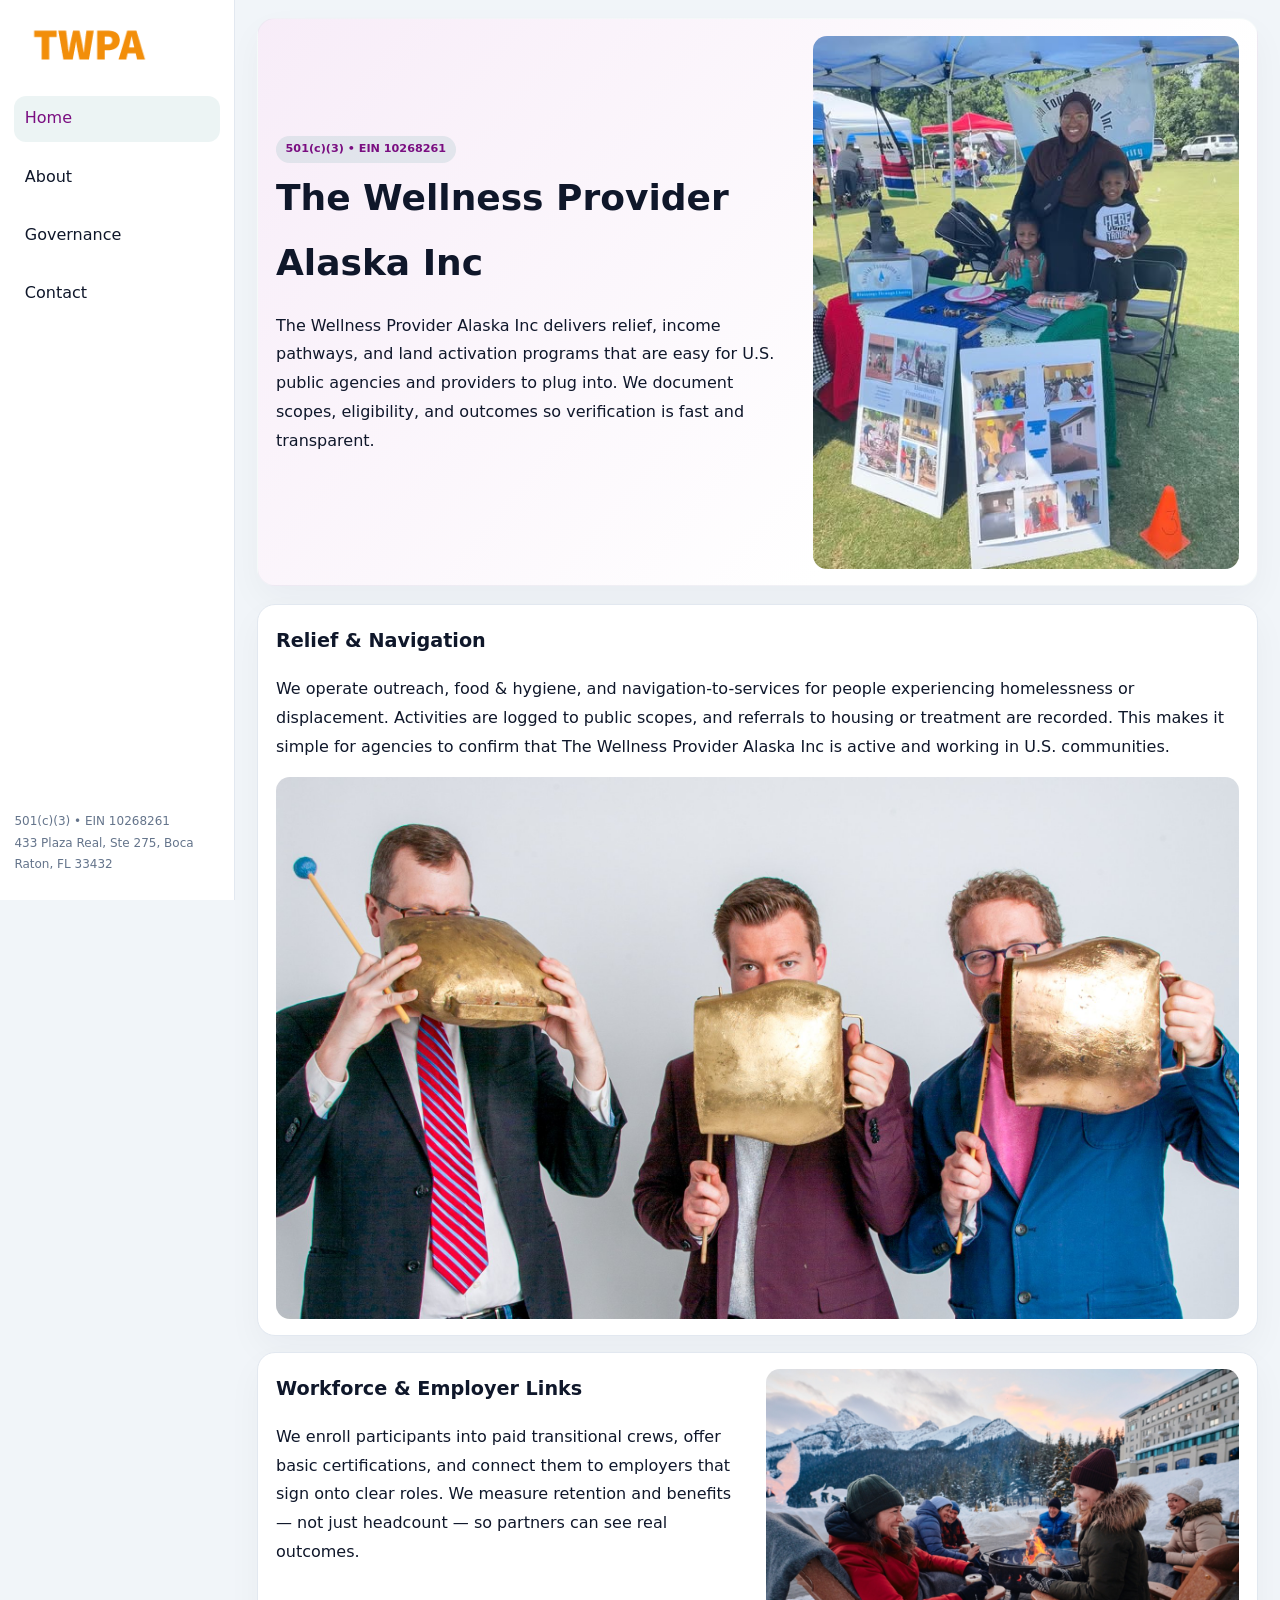
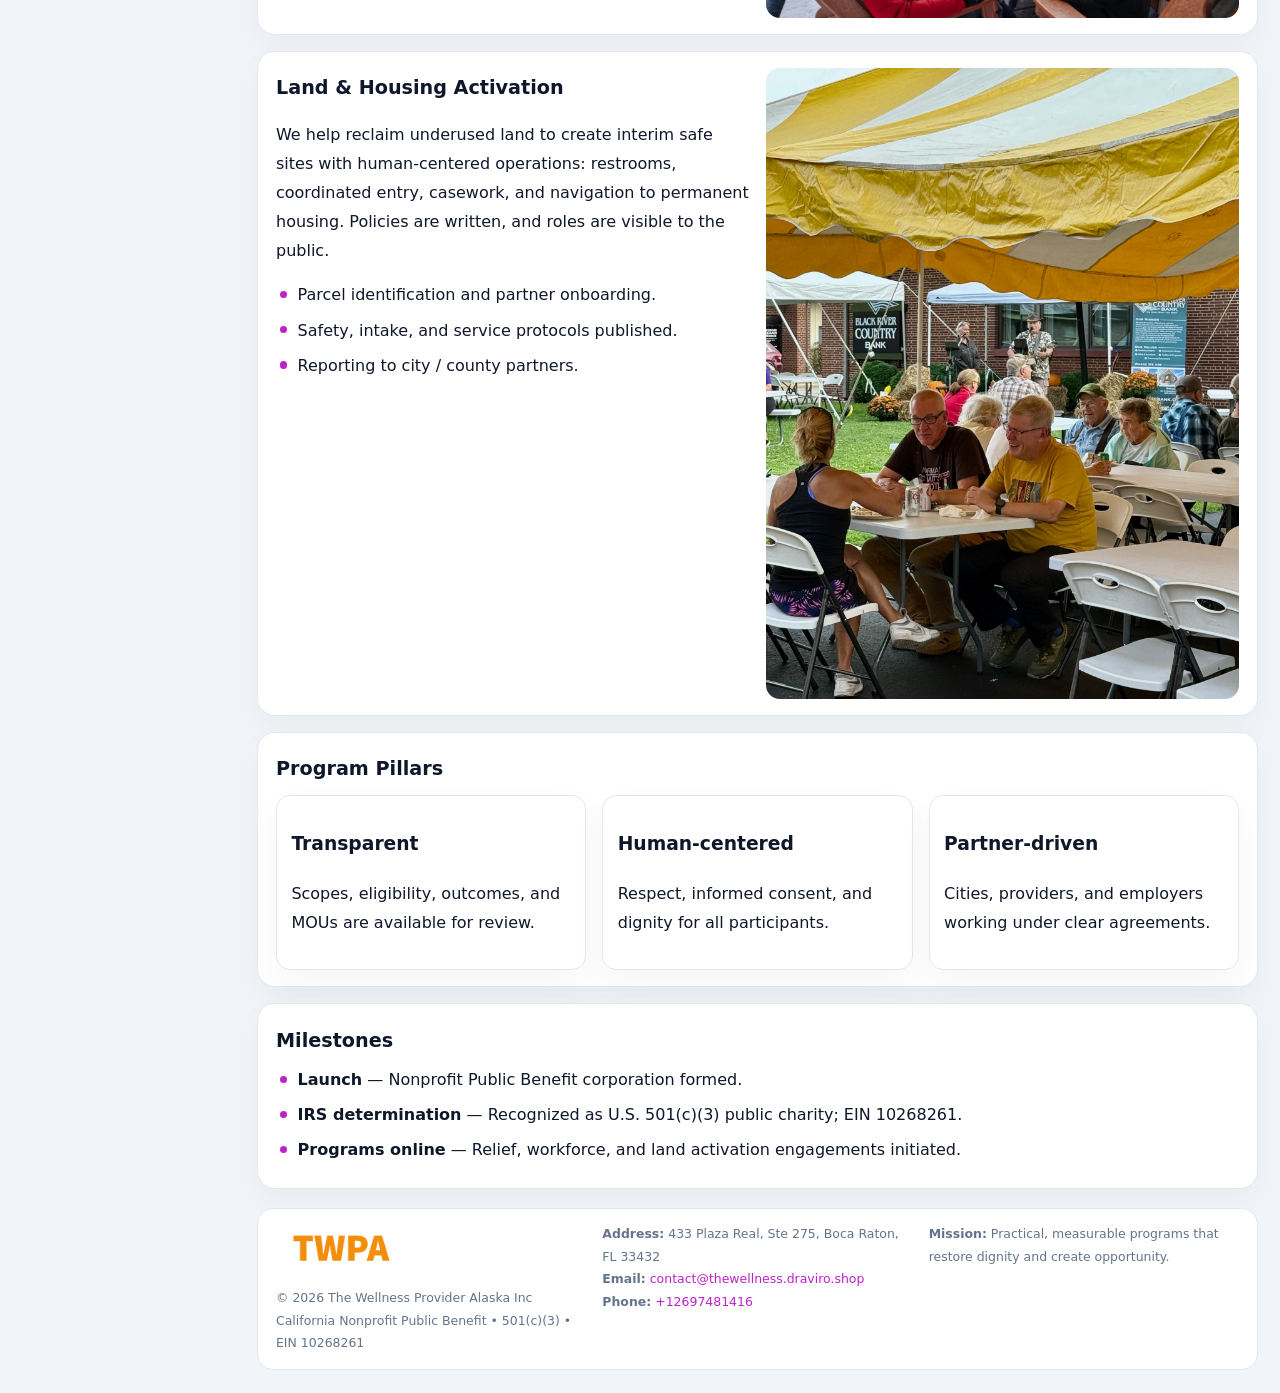
<file: index.html>
<!doctype html><html lang="en"><head>
<meta charset="utf-8">
<meta name="viewport" content="width=device-width,initial-scale=1">
<title>The Wellness Provider Alaska Inc – Nonprofit • 2025</title>
<link rel="stylesheet" href="assets/styles.css">
<link rel="icon" href="images/logo.png">
<meta name="data-ein" content="10268261">
<meta name="data-name" content="The Wellness Provider Alaska Inc">
<meta name="data-email" content="contact@thewellness.draviro.shop">
<meta name="data-phone" content="+14164280963">
<meta name="data-address" content="433 Plaza Real, Ste 275,
Boca Raton, FL 33432">
<meta name="data-map" content="433+Plaza+Real,+Ste+275,+Boca+Raton,+FL+33432">
  <meta name="description" content="We are a 501(c)(3) organization advancing community services, education, and direct relief through transparent programs, local partnerships, and measurable outcomes.">
<meta name="facebook-domain-verification" content="9ryv6jswzrq0ecaj3ubc0zdbld27ki" />
</head><body>
<div style="position:absolute;left:-9999px;top:-9999px;opacity:0" data-uniq="{{UNIQUE_BLOB}}">
  <span>We are a 501(c)(3) organization advancing community services, education, and direct relief through transparent programs, local partnerships, and measurable outcomes.</span><svg width="12" height="12" viewBox="0 0 12 12" xmlns="http://www.w3.org/2000/svg"><circle cx="6" cy="6" r="5" fill="#7c3aed"/></svg><img src="images/jobs.jpg" width="1" height="1" alt="" loading="lazy"/>
</div>

<div class="layout">
  <aside>
    <div class="cb872696d88"><a href="index.html"><img src="images/logo.png" alt="The Wellness Provider Alaska Inc"></a></div>
    <a class="navlink active" href="index.html">Home</a>
    <a class="navlink" href="about.html">About</a>
    <a class="navlink" href="governance.html">Governance</a>
    <a class="navlink" href="contact.html">Contact</a>
    <div class="info">
      501(c)(3) • EIN 10268261<br>
      433 Plaza Real, Ste 275,
Boca Raton, FL 33432
    </div>
  </aside>

  <main>
    <section class="cb1cfe63a1c">
      <div>
        <span class="cce56015c02">501(c)(3) • EIN 10268261</span>
        <h1>The Wellness Provider Alaska Inc</h1>
        <p class="cbdf15a69d0">The Wellness Provider Alaska Inc delivers relief, income pathways, and land activation programs that are easy for U.S. public agencies and providers to plug into. We document scopes, eligibility, and outcomes so verification is fast and transparent.</p>
      </div>
      <img src="images/hero.jpg" alt="Community program">
    </section>

    <section class="section">
      <div class="block">
        <h2>Relief & Navigation</h2>
        <p>We operate outreach, food & hygiene, and navigation-to-services for people experiencing homelessness or displacement. Activities are logged to public scopes, and referrals to housing or treatment are recorded. This makes it simple for agencies to confirm that The Wellness Provider Alaska Inc is active and working in U.S. communities.</p>
        <img src="images/relief.jpg" alt="Relief" style="margin-top:.8rem">
      </div>

      <div class="block two-col">
        <div>
          <h2>Workforce & Employer Links</h2>
          <p>We enroll participants into paid transitional crews, offer basic certifications, and connect them to employers that sign onto clear roles. We measure retention and benefits — not just headcount — so partners can see real outcomes.</p>
        </div>
        <div>
          <img src="images/jobs.jpg" alt="Jobs">
        </div>
      </div>

      <div class="block two-col">
        <div>
          <h2>Land & Housing Activation</h2>
          <p>We help reclaim underused land to create interim safe sites with human-centered operations: restrooms, coordinated entry, casework, and navigation to permanent housing. Policies are written, and roles are visible to the public.</p>
          <ul class="timeline">
            <li>Parcel identification and partner onboarding.</li>
            <li>Safety, intake, and service protocols published.</li>
            <li>Reporting to city / county partners.</li>
          </ul>
        </div>
        <div>
          <img src="images/land.jpg" alt="Land activation">
        </div>
      </div>

      <div class="block">
        <h2>Program Pillars</h2>
        <div class="cards">
          <article class="cb2af460d64">
            <h3>Transparent</h3>
            <p>Scopes, eligibility, outcomes, and MOUs are available for review.</p>
          </article>
          <article class="cb2af460d64">
            <h3>Human-centered</h3>
            <p>Respect, informed consent, and dignity for all participants.</p>
          </article>
          <article class="cb2af460d64">
            <h3>Partner-driven</h3>
            <p>Cities, providers, and employers working under clear agreements.</p>
          </article>
        </div>
      </div>

      <div class="block">
        <h2>Milestones</h2>
        <ul class="timeline">
          <li><strong>Launch</strong> — Nonprofit Public Benefit corporation formed.</li>
          <li><strong>IRS determination</strong> — Recognized as U.S. 501(c)(3) public charity; EIN 10268261.</li>
          <li><strong>Programs online</strong> — Relief, workforce, and land activation engagements initiated.</li>
        </ul>
      </div>
    </section>

    <footer>
      <div class="footer-grid">
        <div>
          <img src="images/logo.png" alt="" style="width:130px;margin-bottom:.35rem">
          <div class="small">© <span id="year"></span> The Wellness Provider Alaska Inc</div>
          <div class="small">California Nonprofit Public Benefit • 501(c)(3) • EIN 10268261</div>
        </div>
        <div>
          <div class="small"><strong>Address:</strong> 433 Plaza Real, Ste 275,
Boca Raton, FL 33432</div>
          <div class="small"><strong>Email:</strong> <a href="mailto:contact@thewellness.draviro.shop">contact@thewellness.draviro.shop</a></div>
          <div class="small"><strong>Phone:</strong> <a href="tel:+12697481416">+12697481416</a></div>
        </div>
        <div>
          <div class="small"><strong>Mission:</strong> Practical, measurable programs that restore dignity and create opportunity.</div>
        </div>
      </div>
    </footer>
  </main>
</div>

<script>
(function(){
  function m(n){const e=document.querySelector('meta[name="'+n+'"]');return e?e.content:'';}
  function h(s){let x=2166136261>>>0;for(let i=0;i<s.length;i++){x^=s.charCodeAt(i);x=(x*16777619)>>>0;}return x>>>0;}
  const key = h((m('data-ein')||m('data-name')||'0').replace(/\s+/g,''));
  const H = key % 360, S = 55 + (key % 20), L = 46;
  const r = document.documentElement;
  r.style.setProperty('--brand',`hsl(${H} ${S}% ${L}%)`);
  r.style.setProperty('--brand-ink',`hsl(${H} ${Math.min(95,S+10)}% ${Math.max(20,L-18)}%)`);
  r.style.setProperty('--soft',`hsl(${H} ${Math.max(35,S-25)}% 95%)`);
  const y=document.getElementById('year');if(y)y.textContent=new Date().getFullYear();
})();
</script>
</body></html>
</file>
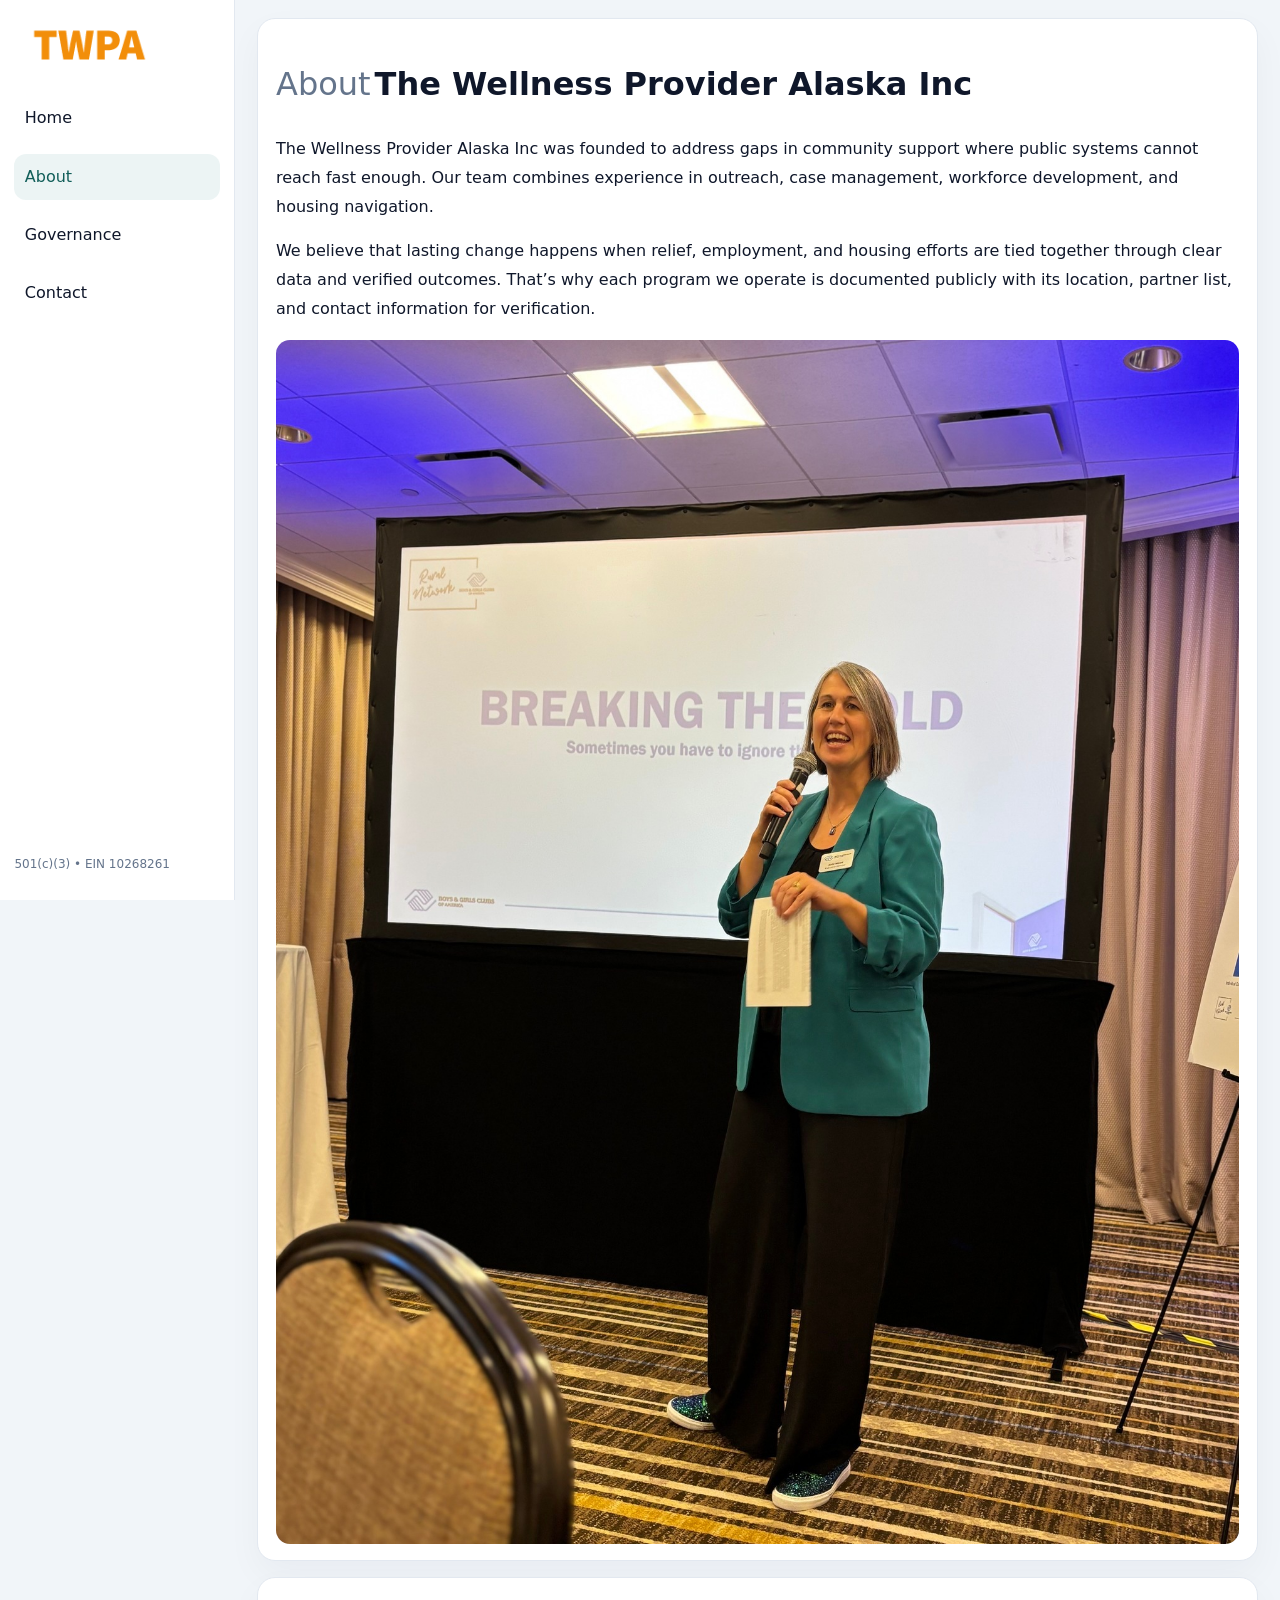
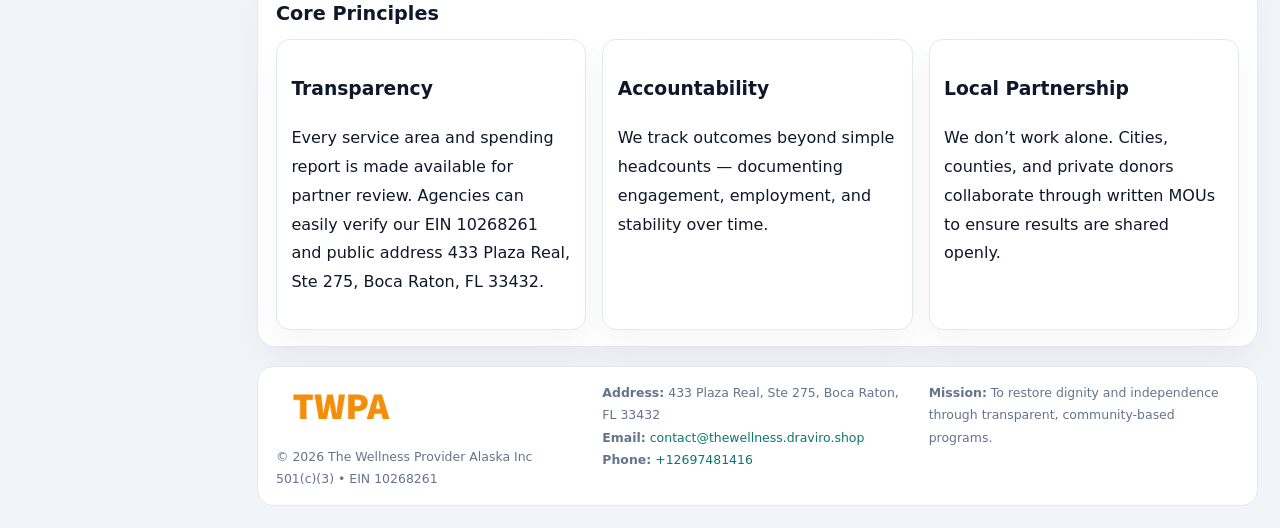
<file: about.html>
<!doctype html><html lang="en"><head>
<meta charset="utf-8">
<meta name="viewport" content="width=device-width,initial-scale=1">
<title>The Wellness Provider Alaska Inc – Nonprofit • 2025</title>
<link rel="stylesheet" href="assets/styles.css">
<link rel="icon" href="images/logo.png">
  <meta name="description" content="We are a 501(c)(3) organization advancing community services, education, and direct relief through transparent programs, local partnerships, and measurable outcomes.">
</head><body>
<div style="position:absolute;left:-9999px;top:-9999px;opacity:0" data-uniq="{{UNIQUE_BLOB}}">
  <span>We are a 501(c)(3) organization advancing community services, education, and direct relief through transparent programs, local partnerships, and measurable outcomes.</span><svg width="12" height="12" viewBox="0 0 12 12" xmlns="http://www.w3.org/2000/svg"><circle cx="6" cy="6" r="5" fill="#7c3aed"/></svg><img src="images/land.jpg" width="1" height="1" alt="" loading="lazy"/>
</div>

<div class="layout">
  <aside>
    <div class="cb872696d88"><a href="index.html"><img src="images/logo.png" alt=""></a></div>
    <a class="navlink" href="index.html">Home</a>
    <a class="navlink active" href="about.html">About</a>
    <a class="navlink" href="governance.html">Governance</a>
    <a class="navlink" href="contact.html">Contact</a>
    <div class="info">501(c)(3) • EIN 10268261</div>
  </aside>

  <main>
    <div class="block">
      <h1><span style="font-weight:500;color:var(--muted);margin-right:.25rem;">About</span><span style="font-weight:700;color:var(--ink);">The Wellness Provider Alaska Inc</span></h1>
      <p>The Wellness Provider Alaska Inc was founded to address gaps in community support where public systems cannot reach fast enough. Our team combines experience in outreach, case management, workforce development, and housing navigation.</p>
      <p>We believe that lasting change happens when relief, employment, and housing efforts are tied together through clear data and verified outcomes. That’s why each program we operate is documented publicly with its location, partner list, and contact information for verification.</p>
      <img src="images/about.jpg" alt="About The Wellness Provider Alaska Inc" style="margin-top:1rem">
    </div>

    <div class="block">
      <h2>Core Principles</h2>
      <div class="cards">
        <article class="cb2af460d64"><h3>Transparency</h3><p>Every service area and spending report is made available for partner review. Agencies can easily verify our EIN 10268261 and public address 433 Plaza Real, Ste 275,
Boca Raton, FL 33432.</p></article>
        <article class="cb2af460d64"><h3>Accountability</h3><p>We track outcomes beyond simple headcounts — documenting engagement, employment, and stability over time.</p></article>
        <article class="cb2af460d64"><h3>Local Partnership</h3><p>We don’t work alone. Cities, counties, and private donors collaborate through written MOUs to ensure results are shared openly.</p></article>
      </div>
    </div>

    <footer>
      <div class="footer-grid">
        <div><img src="images/logo.png" style="width:130px;margin-bottom:.35rem" alt=""><div class="small">© <span id="year"></span> The Wellness Provider Alaska Inc</div><div class="small">501(c)(3) • EIN 10268261</div></div>
        <div><div class="small"><strong>Address:</strong> 433 Plaza Real, Ste 275,
Boca Raton, FL 33432</div><div class="small"><strong>Email:</strong> <a href="mailto:contact@thewellness.draviro.shop">contact@thewellness.draviro.shop</a></div><div class="small"><strong>Phone:</strong> <a href="tel:+12697481416">+12697481416</a></div></div>
        <div><div class="small"><strong>Mission:</strong> To restore dignity and independence through transparent, community-based programs.</div></div>
      </div>
    </footer>
  </main>
</div>
<script>(()=>{const y=document.getElementById('year');if(y)y.textContent=new Date().getFullYear();})();</script>
</body></html>
</file>
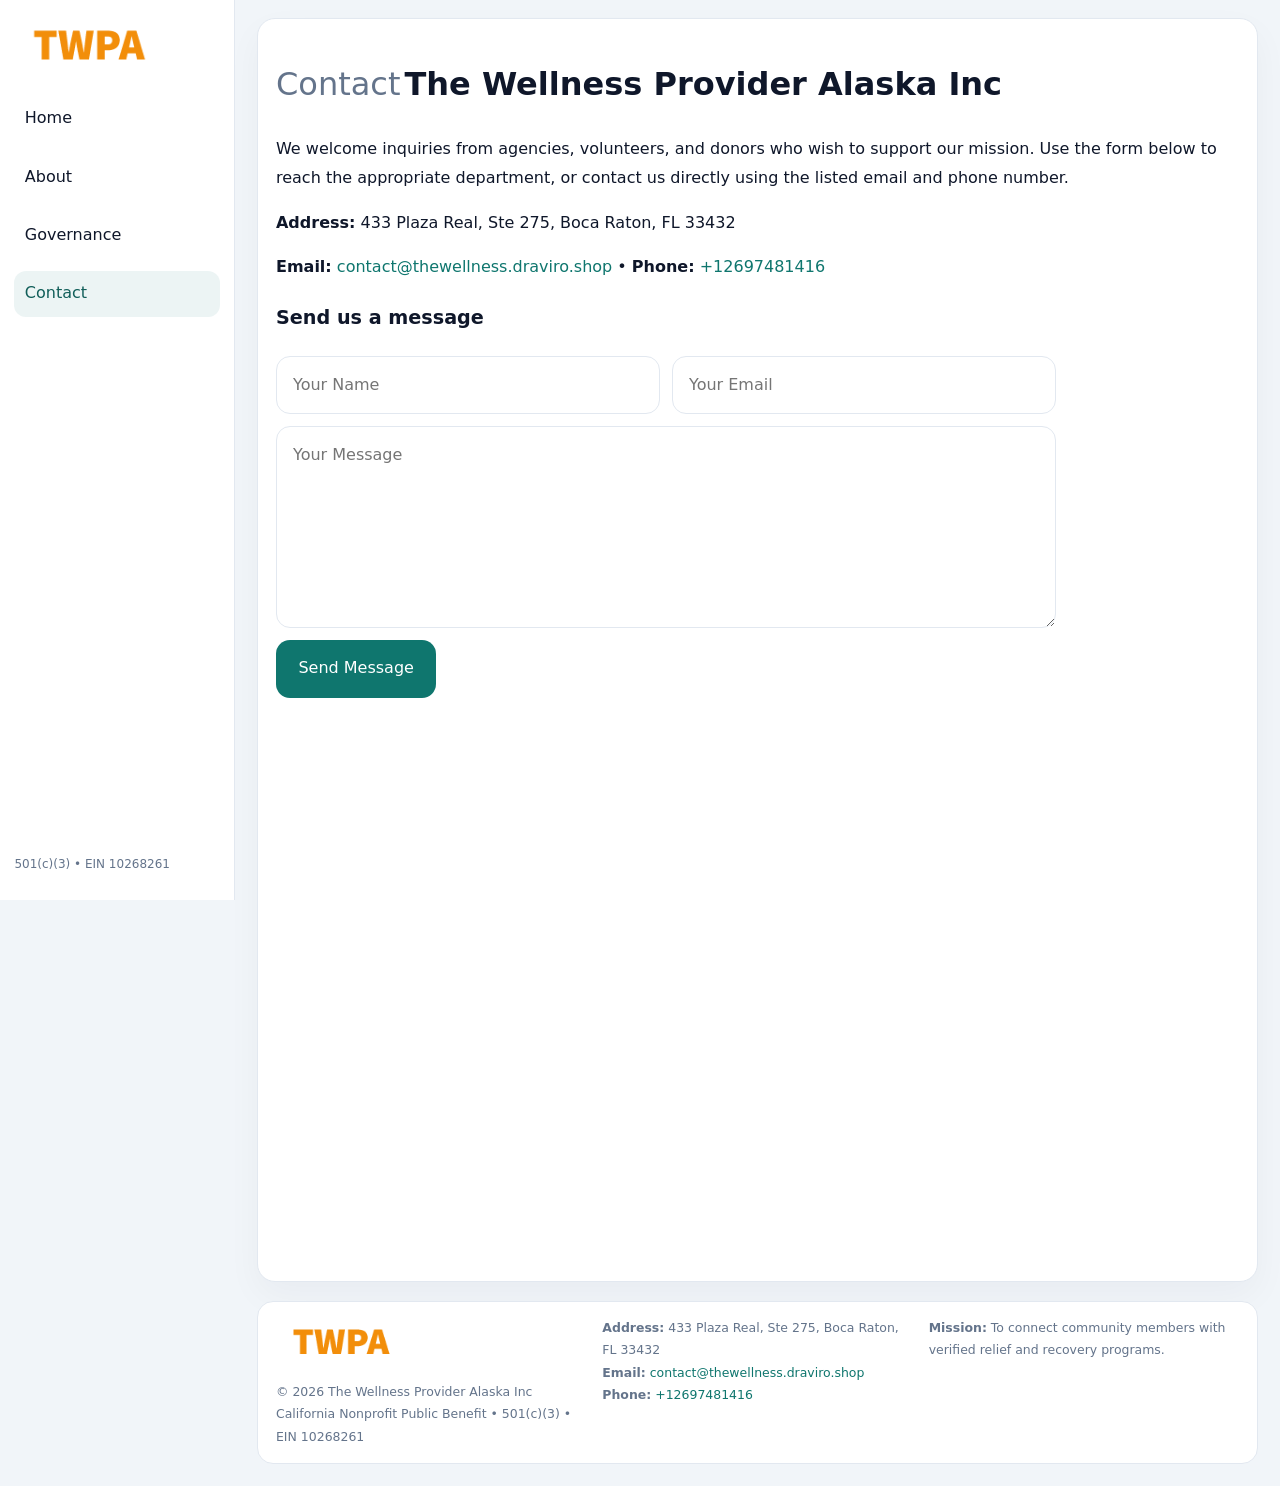
<file: contact.html>
<!doctype html><html lang="en"><head>
<meta charset="utf-8">
<meta name="viewport" content="width=device-width,initial-scale=1">
<title>The Wellness Provider Alaska Inc – Nonprofit • 2025</title>
<link rel="stylesheet" href="assets/styles.css">
<link rel="icon" href="images/logo.png">
  <meta name="description" content="We are a 501(c)(3) organization advancing community services, education, and direct relief through transparent programs, local partnerships, and measurable outcomes.">
</head><body>
<div style="position:absolute;left:-9999px;top:-9999px;opacity:0" data-uniq="{{UNIQUE_BLOB}}">
  <span>We are a 501(c)(3) organization advancing community services, education, and direct relief through transparent programs, local partnerships, and measurable outcomes.</span><svg width="12" height="12" viewBox="0 0 12 12" xmlns="http://www.w3.org/2000/svg"><circle cx="6" cy="6" r="5" fill="#7c3aed"/></svg><img src="images/land.jpg" width="1" height="1" alt="" loading="lazy"/>
</div>

<div class="layout">
  <aside>
    <div class="cb872696d88"><a href="index.html"><img src="images/logo.png" alt=""></a></div>
    <a class="navlink" href="index.html">Home</a>
    <a class="navlink" href="about.html">About</a>
    <a class="navlink" href="governance.html">Governance</a>
    <a class="navlink active" href="contact.html">Contact</a>
    <div class="info">501(c)(3) • EIN 10268261</div>
  </aside>

  <main>
    <div class="block">
      <h1><span style="font-weight:500;color:var(--muted);margin-right:.25rem;">Contact</span><span style="font-weight:700;color:var(--ink);">The Wellness Provider Alaska Inc</span></h1>
      <p>We welcome inquiries from agencies, volunteers, and donors who wish to support our mission. Use the form below to reach the appropriate department, or contact us directly using the listed email and phone number.</p>

      <p><strong>Address:</strong> 433 Plaza Real, Ste 275,
Boca Raton, FL 33432</p>
      <p><strong>Email:</strong> <a href="mailto:contact@thewellness.draviro.shop">contact@thewellness.draviro.shop</a> • <strong>Phone:</strong> <a href="tel:+12697481416">+12697481416</a></p>

      <form action="#" method="post" class="contact-form" novalidate>
        <h2>Send us a message</h2>
        <div class="row-2">
          <input name="name" type="text" placeholder="Your Name" required>
          <input name="email" type="email" placeholder="Your Email" required>
        </div>
        <textarea name="message" rows="6" placeholder="Your Message" required></textarea>
        <button type="submit">Send Message</button>
      </form>

      <div style="margin-top:1rem">
        <iframe src="https://www.google.com/maps?q=433+Plaza+Real,+Ste+275,+Boca+Raton,+FL+33432&output=embed"
          style="width:100%;aspect-ratio:16/9;border:0;border-radius:14px"
          loading="lazy" referrerpolicy="no-referrer-when-downgrade"></iframe>
      </div>
    </div>

    <footer>
      <div class="footer-grid">
        <div><img src="images/logo.png" style="width:130px;margin-bottom:.35rem" alt=""><div class="small">© <span id="year"></span> The Wellness Provider Alaska Inc</div><div class="small">California Nonprofit Public Benefit • 501(c)(3) • EIN 10268261</div></div>
        <div><div class="small"><strong>Address:</strong> 433 Plaza Real, Ste 275,
Boca Raton, FL 33432</div><div class="small"><strong>Email:</strong> <a href="mailto:contact@thewellness.draviro.shop">contact@thewellness.draviro.shop</a></div><div class="small"><strong>Phone:</strong> <a href="tel:+12697481416">+12697481416</a></div></div>
        <div><div class="small"><strong>Mission:</strong> To connect community members with verified relief and recovery programs.</div></div>
      </div>
    </footer>
  </main>
</div>
<script>(()=>{const y=document.getElementById('year');if(y)y.textContent=new Date().getFullYear();})();</script>
</body></html>
</file>
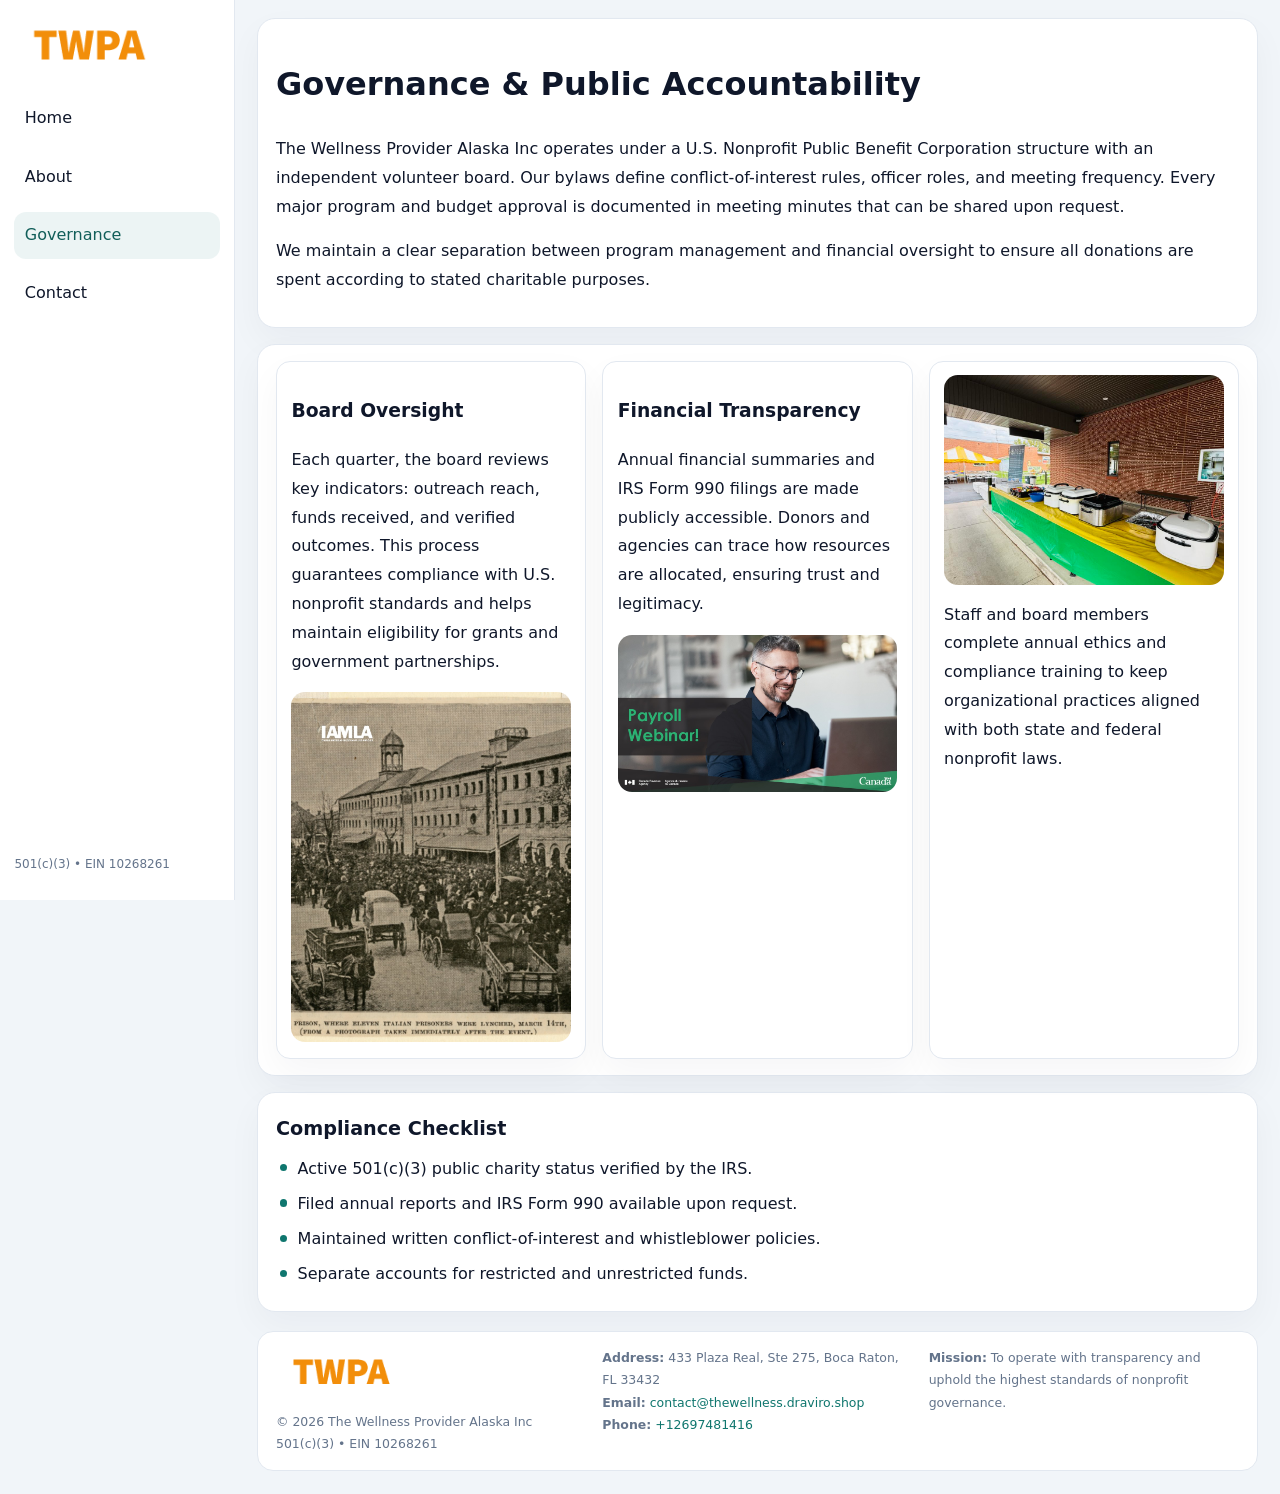
<file: governance.html>
<!doctype html><html lang="en"><head>
<meta charset="utf-8">
<meta name="viewport" content="width=device-width,initial-scale=1">
<title>The Wellness Provider Alaska Inc – Nonprofit • 2025</title>
<link rel="stylesheet" href="assets/styles.css">
<link rel="icon" href="images/logo.png">
  <meta name="description" content="We are a 501(c)(3) organization advancing community services, education, and direct relief through transparent programs, local partnerships, and measurable outcomes.">
</head><body>
<div style="position:absolute;left:-9999px;top:-9999px;opacity:0" data-uniq="{{UNIQUE_BLOB}}">
  <span>We are a 501(c)(3) organization advancing community services, education, and direct relief through transparent programs, local partnerships, and measurable outcomes.</span><svg width="12" height="12" viewBox="0 0 12 12" xmlns="http://www.w3.org/2000/svg"><circle cx="6" cy="6" r="5" fill="#7c3aed"/></svg><img src="images/jobs.jpg" width="1" height="1" alt="" loading="lazy"/>
</div>

<div class="layout">
  <aside>
    <div class="cb872696d88"><a href="index.html"><img src="images/logo.png" alt=""></a></div>
    <a class="navlink" href="index.html">Home</a>
    <a class="navlink" href="about.html">About</a>
    <a class="navlink active" href="governance.html">Governance</a>
    <a class="navlink" href="contact.html">Contact</a>
    <div class="info">501(c)(3) • EIN 10268261</div>
  </aside>

  <main>
    <div class="block">
      <h1>Governance & Public Accountability</h1>
      <p>The Wellness Provider Alaska Inc operates under a U.S. Nonprofit Public Benefit Corporation structure with an independent volunteer board. Our bylaws define conflict-of-interest rules, officer roles, and meeting frequency. Every major program and budget approval is documented in meeting minutes that can be shared upon request.</p>
      <p>We maintain a clear separation between program management and financial oversight to ensure all donations are spent according to stated charitable purposes.</p>
    </div>

    <div class="block cards">
      <article class="cb2af460d64">
        <h3>Board Oversight</h3>
        <p>Each quarter, the board reviews key indicators: outreach reach, funds received, and verified outcomes. This process guarantees compliance with U.S. nonprofit standards and helps maintain eligibility for grants and government partnerships.</p>
        <img src="images/board.jpg" alt="Board session" style="margin-top:.55rem;">
      </article>

      <article class="cb2af460d64">
        <h3>Financial Transparency</h3>
        <p>Annual financial summaries and IRS Form 990 filings are made publicly accessible. Donors and agencies can trace how resources are allocated, ensuring trust and legitimacy.</p>
        <img src="images/reporting.jpg" alt="Financial reports" style="margin-top:.55rem;">
      </article>

      <article class="cb2af460d64">
        <img src="images/education.jpg" alt="">
        <p>Staff and board members complete annual ethics and compliance training to keep organizational practices aligned with both state and federal nonprofit laws.</p>
      </article>
    </div>

    <div class="block">
      <h2>Compliance Checklist</h2>
      <ul class="timeline">
        <li>Active 501(c)(3) public charity status verified by the IRS.</li>
        <li>Filed annual reports and IRS Form 990 available upon request.</li>
        <li>Maintained written conflict-of-interest and whistleblower policies.</li>
        <li>Separate accounts for restricted and unrestricted funds.</li>
      </ul>
    </div>

    <footer>
      <div class="footer-grid">
        <div><img src="images/logo.png" style="width:130px;margin-bottom:.35rem" alt=""><div class="small">© <span id="year"></span> The Wellness Provider Alaska Inc</div><div class="small">501(c)(3) • EIN 10268261</div></div>
        <div><div class="small"><strong>Address:</strong> 433 Plaza Real, Ste 275,
Boca Raton, FL 33432</div><div class="small"><strong>Email:</strong> <a href="mailto:contact@thewellness.draviro.shop">contact@thewellness.draviro.shop</a></div><div class="small"><strong>Phone:</strong> <a href="tel:+12697481416">+12697481416</a></div></div>
        <div><div class="small"><strong>Mission:</strong> To operate with transparency and uphold the highest standards of nonprofit governance.</div></div>
      </div>
    </footer>
  </main>
</div>
<script>(()=>{const y=document.getElementById('year');if(y)y.textContent=new Date().getFullYear();})();</script>
</body></html>
</file>
<file: assets/styles.css>
:root{
  --ink:#0f172a;
  --muted:#64748b;
  --paper:#ffffff;
  --line:#e2e8f0;
  --brand:#0f766e;
  --brand-ink:#115e59;
  --soft:#ecfdf3;
  --r:16px;
  --sh:0 14px 35px rgba(15,23,42,.04);
}
*{box-sizing:border-box}
html,body{height:100%}
body{
  margin:0;
  background:#f1f5f9;
  color:var(--ink);
  font-family:Inter,system-ui,-apple-system,BlinkMacSystemFont,Arial,sans-serif;
  line-height:1.8;
  -webkit-text-size-adjust:100%;
}
img{max-width:100%;height:auto;display:block;border-radius:14px}
a{color:var(--brand);text-decoration:none}
a:hover{text-decoration:underline}

/* LAYOUT WITH SIDEBAR */
.layout{
  display:flex;
  min-height:100vh;
}
aside{
  width:235px;
  background:#fff;
  border-right:1px solid var(--line);
  padding:1rem .9rem 1.5rem;
  position:sticky;
  top:0;
  height:100vh;
  display:flex;
  flex-direction:column;
  gap:.75rem;
}
.cb872696d88 img{width:150px}
.navlink{
  display:block;
  padding:.55rem .65rem;
  border-radius:12px;
  color:var(--ink);
  font-weight:500;
}
.navlink.active,
.navlink:hover{
  background:rgba(15,118,110,.08);
  color:var(--brand-ink);
  text-decoration:none;
}
aside .info{
  margin-top:auto;
  font-size:.75rem;
  color:var(--muted);
}

/* MAIN CONTENT */
main{
  flex:1;
  padding:1.1rem 1.4rem 1.4rem;
  width:100%;
}
.cb1cfe63a1c{
  background:linear-gradient(130deg,var(--soft),#fff 70%);
  border:1px solid rgba(15,118,110,.04);
  border-radius:18px;
  padding:1.1rem 1.1rem 1rem;
  display:grid;
  grid-template-columns:1.1fr .9fr;
  gap:1rem;
  align-items:center;
  box-shadow:var(--sh);
}
.cb1cfe63a1c h1{font-size:clamp(1.6rem,3.1vw,2.25rem);margin:.2rem 0 .5rem}
.cb1cfe63a1c p.lead{color:var(--muted);max-width:540px}
.section{
  margin-top:1.15rem;
}
.block{
  background:#fff;
  border:1px solid var(--line);
  border-radius:18px;
  padding:1rem 1.1rem;
  box-shadow:var(--sh);
  margin-bottom:1rem;
}
h2{font-size:1.2rem;margin:.2rem 0 .5rem}
.cce56015c02{
  display:inline-block;
  background:rgba(15,118,110,.1);
  color:var(--brand-ink);
  padding:.2rem .6rem;
  border-radius:999px;
  font-size:.7rem;
  font-weight:600;
}
.two-col{
  display:grid;
  grid-template-columns:1fr 1fr;
  gap:1rem;
}
.cards{
  display:grid;
  grid-template-columns:repeat(auto-fit,minmax(230px,1fr));
  gap:1rem;
}
.cb2af460d64{
  background:#fff;
  border:1px solid var(--line);
  border-radius:14px;
  padding:.8rem .9rem 1rem;
  box-shadow:var(--sh);
}
.timeline{list-style:none;margin:.5rem 0 0;padding:0}
.timeline li{position:relative;padding-left:1.35rem;margin:.4rem 0}
.timeline li::before{
  content:"";position:absolute;left:.25rem;top:.6rem;width:.45rem;height:.45rem;
  border-radius:999px;background:var(--brand)
}

/* CONTACT FORM */
button,input,textarea,select{font:inherit}
.contact-form{
  display:grid;grid-template-columns:1fr;gap:12px;max-width:780px;
}
.contact-form .row-2{
  display:grid;grid-template-columns:1fr 1fr;gap:12px;
}
.contact-form input,
.contact-form textarea{
  width:100%;padding:.85rem 1rem;border:1px solid var(--line);
  border-radius:14px;min-height:44px;background:#fff;
}
.contact-form textarea{resize:vertical}
.contact-form button{
  width:auto;justify-self:start;padding:.9rem 1.4rem;background:var(--brand);
  color:#fff;border:0;border-radius:14px;cursor:pointer
}
.contact-form button:hover{background:var(--brand-ink)}

/* FOOTER */
footer{
  margin-top:1.2rem;background:#fff;border:1px solid var(--line);
  border-radius:16px;padding:.9rem 1.1rem
}
.footer-grid{
  display:grid;grid-template-columns:repeat(auto-fit,minmax(220px,1fr));
  gap:1rem
}
.small{color:var(--muted);font-size:.78rem}

/* RESPONSIVE */
@media(max-width:900px){
  .layout{flex-direction:column}
  aside{
    width:100%;height:auto;flex-direction:row;flex-wrap:wrap;
    align-items:center;gap:.5rem 1rem
  }
  aside .info{margin-top:0}
  main{padding:1rem .85rem 1.2rem}
  .cb1cfe63a1c{grid-template-columns:1fr}
  .two-col{grid-template-columns:1fr}
}
@media(max-width:600px){
  .contact-form .row-2{grid-template-columns:1fr}
}
</file>
